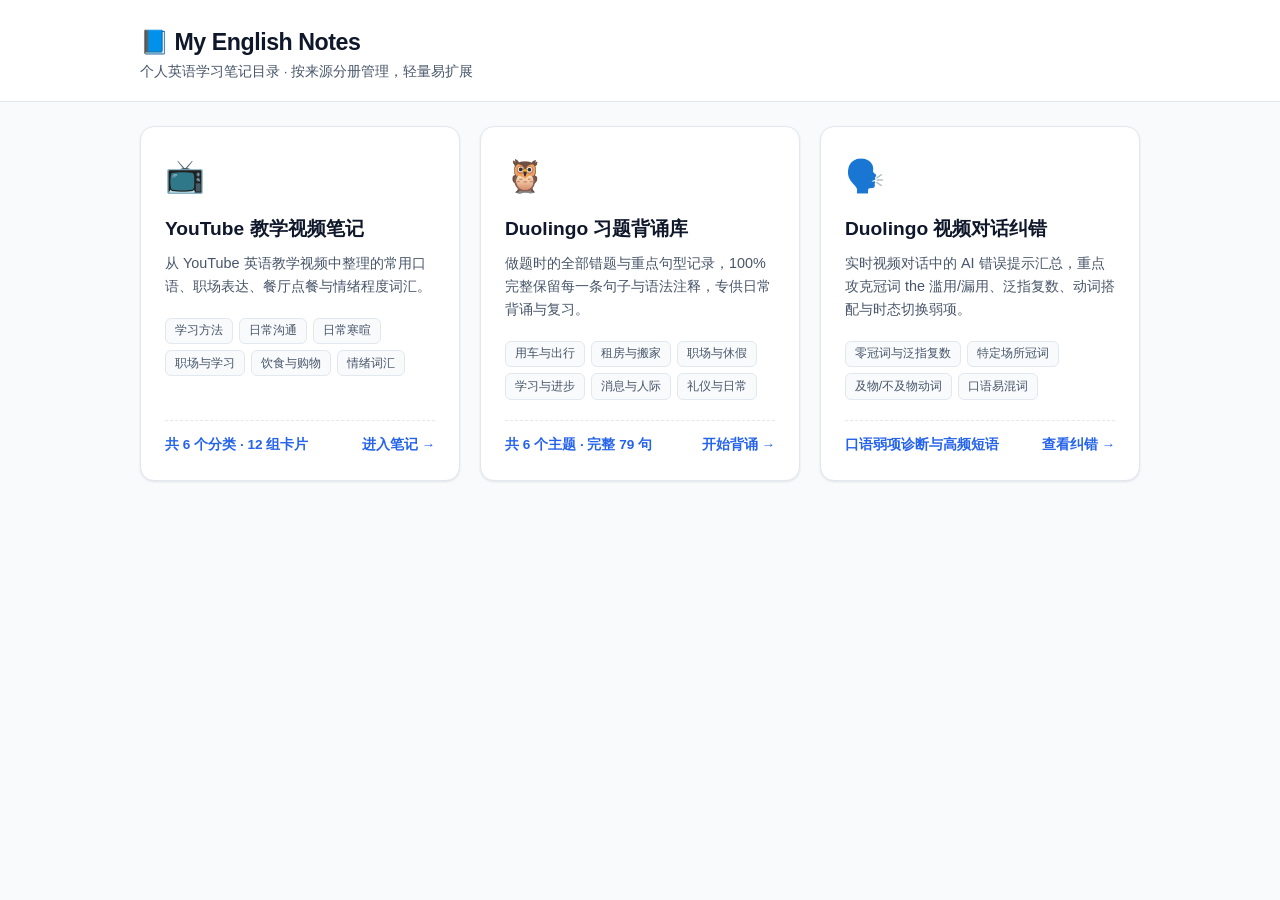
<file: index.html>
<!doctype html>
<html lang="zh-CN">
  <head>
    <meta charset="UTF-8" />
    <meta name="viewport" content="width=device-width, initial-scale=1.0" />
    <title>My English Notes | 英语学习笔记索引</title>
    <link rel="icon" type="image/svg+xml" href="favicon.svg" />
    <link rel="stylesheet" href="style.css" />
  </head>
  <body>
    <header>
      <div class="container">
        <div class="header-top" style="margin-bottom: 0">
          <div>
            <h1>📘 My English Notes</h1>
            <div class="subtitle">
              个人英语学习笔记目录 · 按来源分册管理，轻量易扩展
            </div>
          </div>
        </div>
      </div>
    </header>

    <main class="container">
      <div class="index-grid">
        <a href="youtube.html" class="index-card">
          <div>
            <div class="index-card-icon">📺</div>
            <h2 class="index-card-title">YouTube 教学视频笔记</h2>
            <p class="index-card-desc">
              从 YouTube 英语教学视频中整理的常用口语、职场表达、餐厅点餐与情绪程度词汇。
            </p>
            <div class="index-card-tags">
              <span class="index-tag">学习方法</span>
              <span class="index-tag">日常沟通</span>
              <span class="index-tag">日常寒暄</span>
              <span class="index-tag">职场与学习</span>
              <span class="index-tag">饮食与购物</span>
              <span class="index-tag">情绪词汇</span>
            </div>
          </div>
          <div class="index-card-footer">
            <span>共 6 个分类 · 12 组卡片</span>
            <span>进入笔记 →</span>
          </div>
        </a>

        <a href="duolingo-quiz.html" class="index-card">
          <div>
            <div class="index-card-icon">🦉</div>
            <h2 class="index-card-title">Duolingo 习题背诵库</h2>
            <p class="index-card-desc">
              做题时的全部错题与重点句型记录，100% 完整保留每一条句子与语法注释，专供日常背诵与复习。
            </p>
            <div class="index-card-tags">
              <span class="index-tag">用车与出行</span>
              <span class="index-tag">租房与搬家</span>
              <span class="index-tag">职场与休假</span>
              <span class="index-tag">学习与进步</span>
              <span class="index-tag">消息与人际</span>
              <span class="index-tag">礼仪与日常</span>
            </div>
          </div>
          <div class="index-card-footer">
            <span>共 6 个主题 · 完整 79 句</span>
            <span>开始背诵 →</span>
          </div>
        </a>

        <a href="duolingo-talk.html" class="index-card">
          <div>
            <div class="index-card-icon">🗣️</div>
            <h2 class="index-card-title">Duolingo 视频对话纠错</h2>
            <p class="index-card-desc">
              实时视频对话中的 AI 错误提示汇总，重点攻克冠词 the 滥用/漏用、泛指复数、动词搭配与时态切换弱项。
            </p>
            <div class="index-card-tags">
              <span class="index-tag">零冠词与泛指复数</span>
              <span class="index-tag">特定场所冠词</span>
              <span class="index-tag">及物/不及物动词</span>
              <span class="index-tag">口语易混词</span>
            </div>
          </div>
          <div class="index-card-footer">
            <span>口语弱项诊断与高频短语</span>
            <span>查看纠错 →</span>
          </div>
        </a>
      </div>
    </main>
  </body>
</html>
</file>
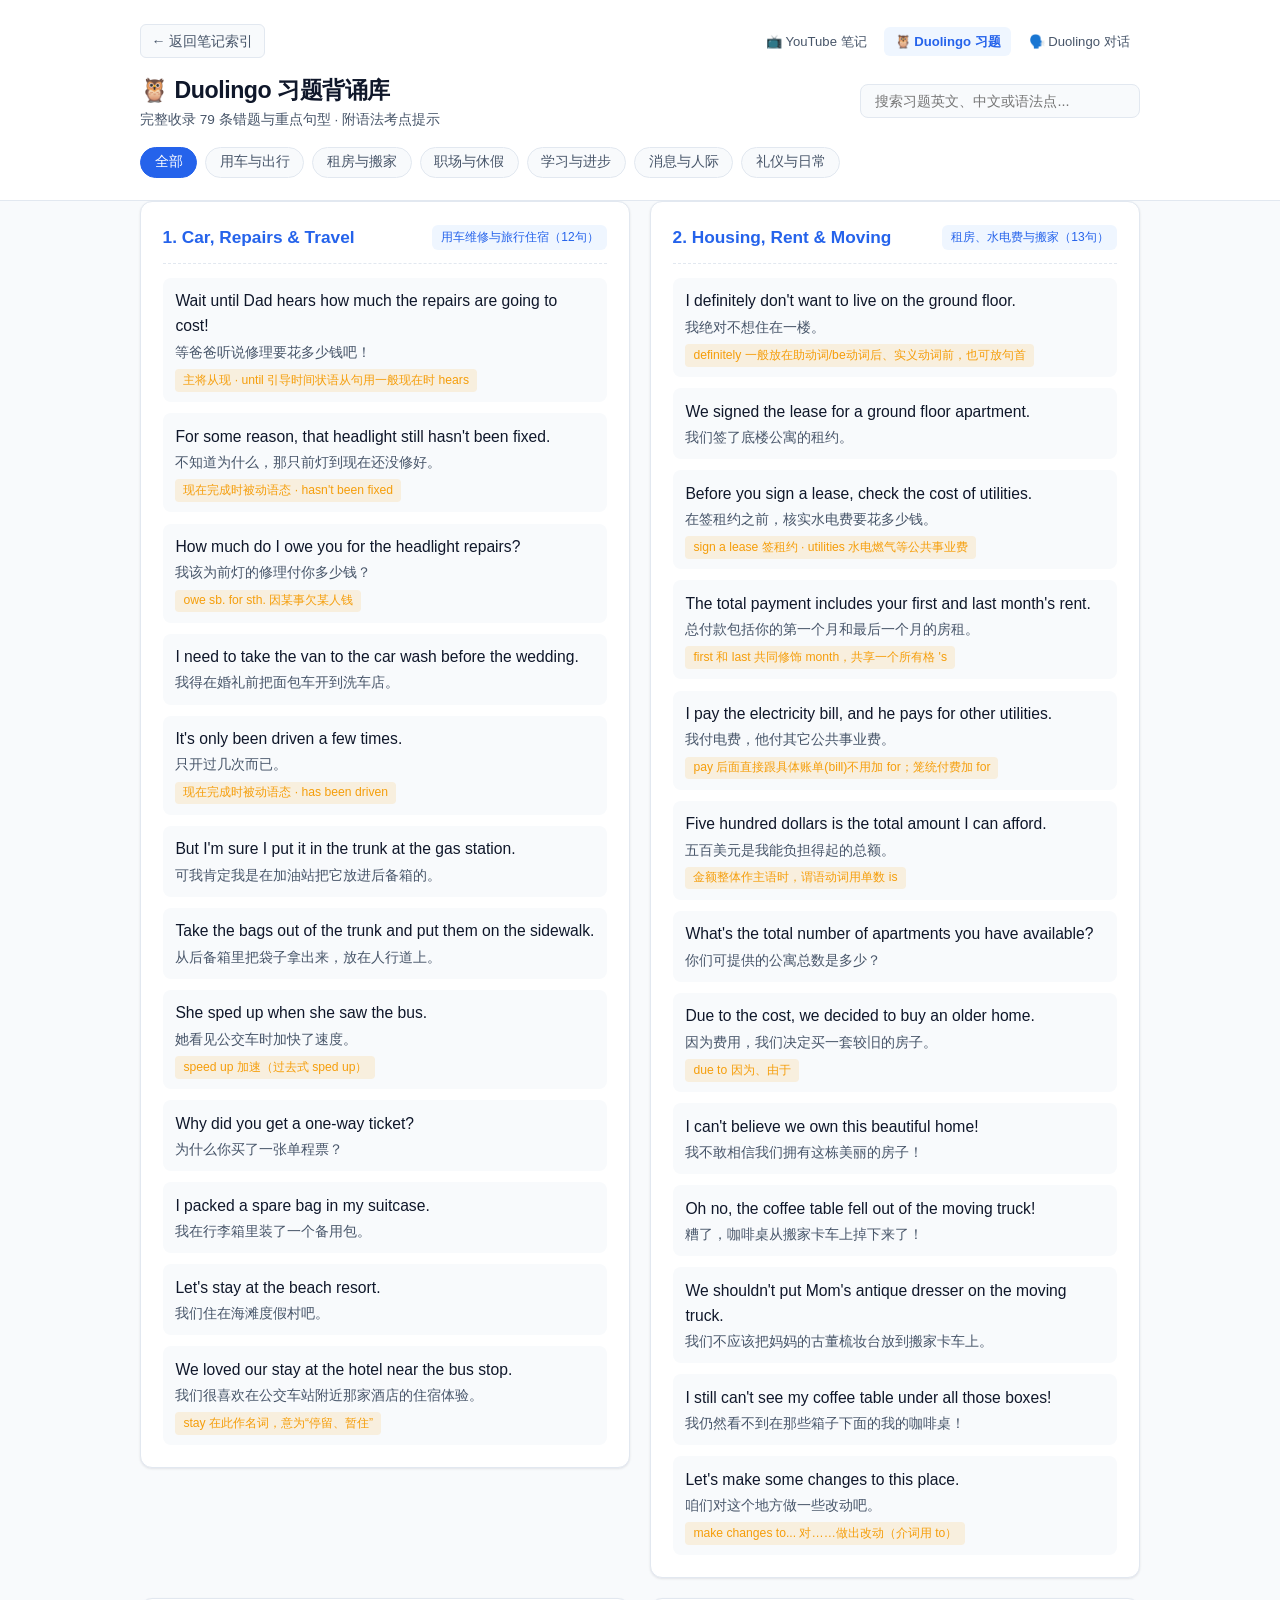
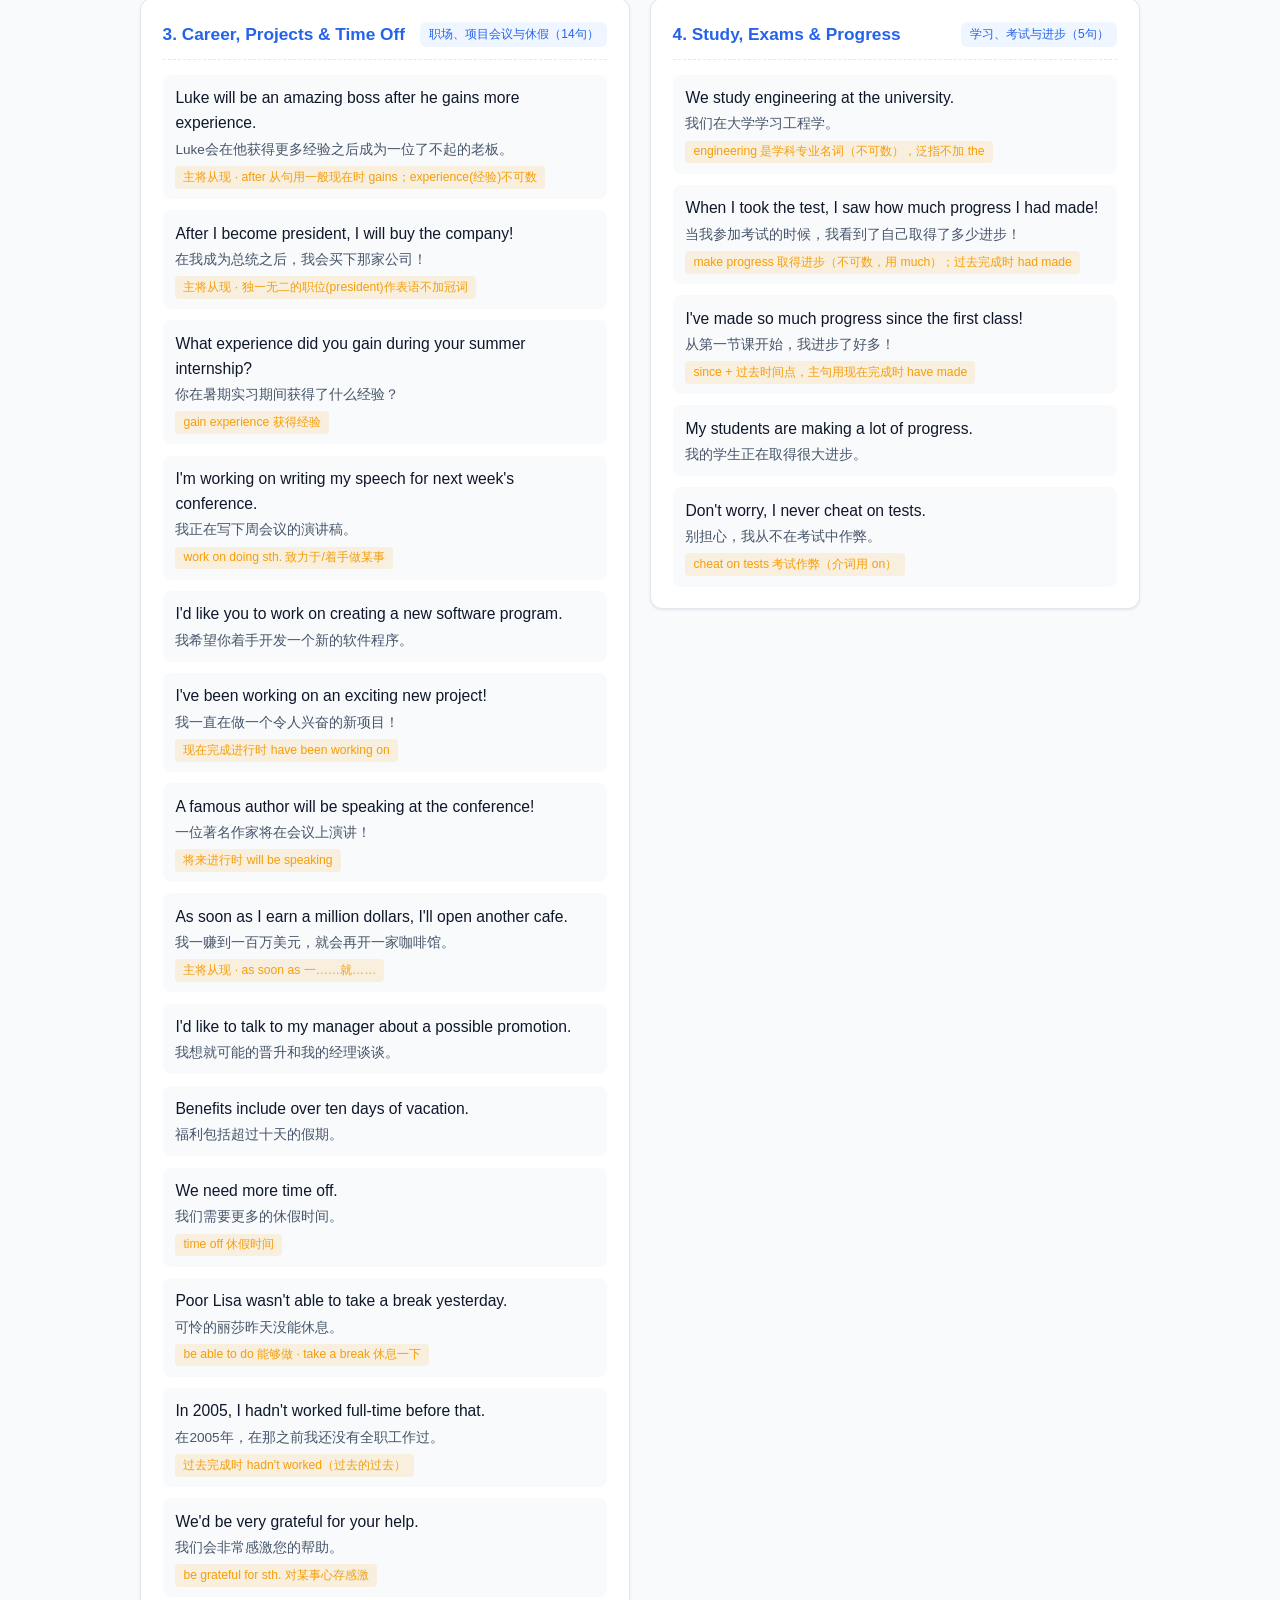
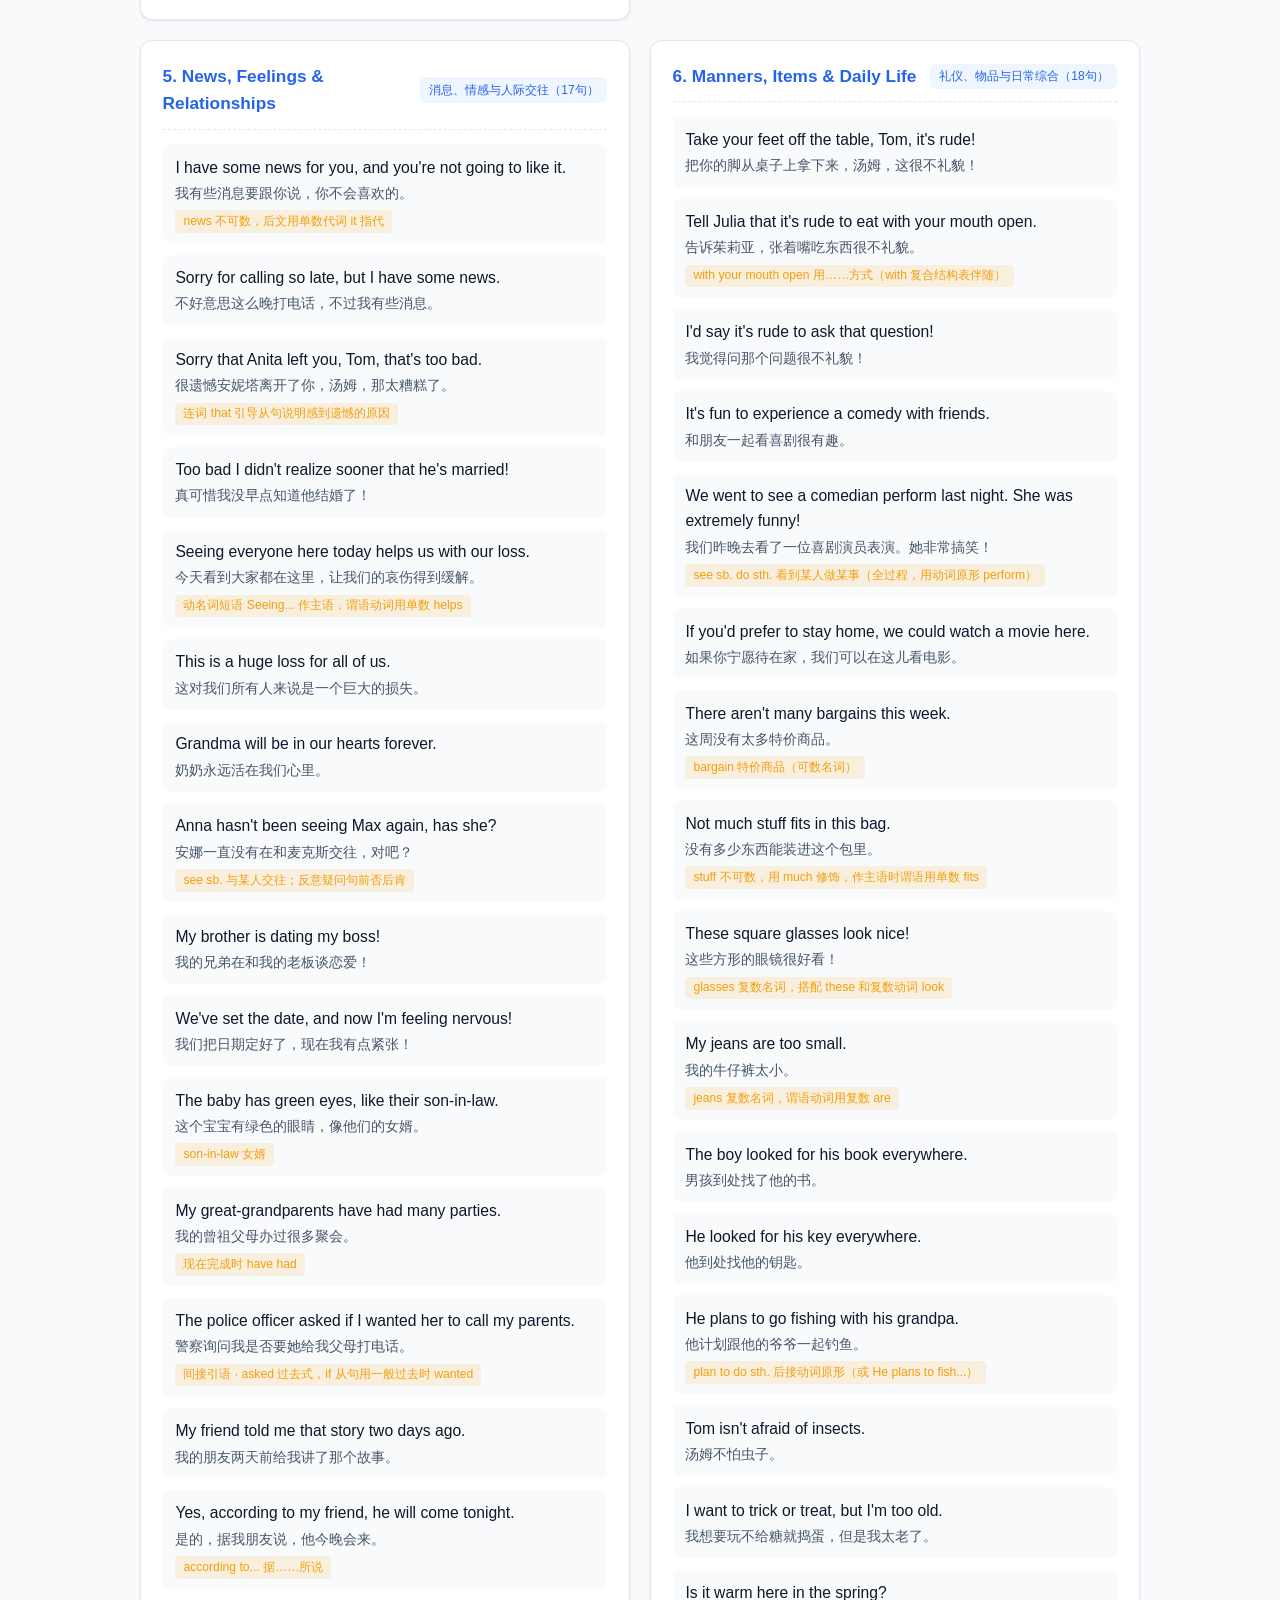
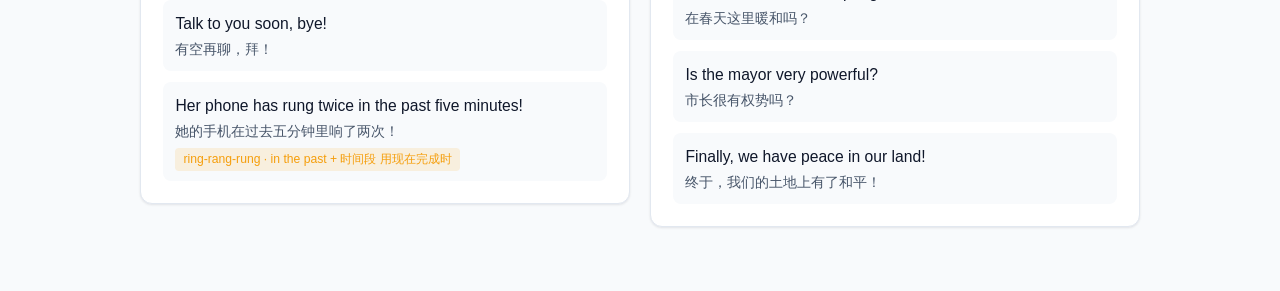
<file: duolingo-quiz.html>
<!doctype html>
<html lang="zh-CN">
  <head>
    <meta charset="UTF-8" />
    <meta name="viewport" content="width=device-width, initial-scale=1.0" />
    <title>Duolingo 习题背诵 (79句) | My English Notes</title>
    <link rel="icon" type="image/svg+xml" href="favicon.svg" />
    <link rel="stylesheet" href="style.css" />
  </head>
  <body>
    <header>
      <div class="container">
        <div class="top-nav">
          <a href="index.html" class="back-link">← 返回笔记索引</a>
          <div class="nav-links">
            <a href="youtube.html" class="nav-pill">📺 YouTube 笔记</a>
            <a href="duolingo-quiz.html" class="nav-pill active">🦉 Duolingo 习题</a>
            <a href="duolingo-talk.html" class="nav-pill">🗣️ Duolingo 对话</a>
          </div>
        </div>
        <div class="header-top">
          <div>
            <h1>🦉 Duolingo 习题背诵库</h1>
            <div class="subtitle">
              完整收录 79 条错题与重点句型 · 附语法考点提示
            </div>
          </div>
          <div class="search-box">
            <input
              type="text"
              id="searchInput"
              placeholder="搜索习题英文、中文或语法点..."
            />
          </div>
        </div>
        <div class="filters" id="filterBar"></div>
      </div>
    </header>

    <main class="container">
      <div class="grid" id="notesGrid"></div>
      <div class="empty-state" id="emptyState">
        没有找到匹配的习题句子，换个关键词试试吧。
      </div>
    </main>

    <script src="notes-renderer.js"></script>
    <script>
      const DUOLINGO_QUIZ_NOTES = [
        {
          category: "用车与出行",
          title: "1. Car, Repairs & Travel",
          tag: "用车维修与旅行住宿（12句）",
          type: "phrases",
          items: [
            {
              en: "Wait until Dad hears how much the repairs are going to cost!",
              zh: "等爸爸听说修理要花多少钱吧！",
              note: "主将从现 · until 引导时间状语从句用一般现在时 hears",
            },
            {
              en: "For some reason, that headlight still hasn't been fixed.",
              zh: "不知道为什么，那只前灯到现在还没修好。",
              note: "现在完成时被动语态 · hasn't been fixed",
            },
            {
              en: "How much do I owe you for the headlight repairs?",
              zh: "我该为前灯的修理付你多少钱？",
              note: "owe sb. for sth. 因某事欠某人钱",
            },
            {
              en: "I need to take the van to the car wash before the wedding.",
              zh: "我得在婚礼前把面包车开到洗车店。",
            },
            {
              en: "It's only been driven a few times.",
              zh: "只开过几次而已。",
              note: "现在完成时被动语态 · has been driven",
            },
            {
              en: "But I'm sure I put it in the trunk at the gas station.",
              zh: "可我肯定我是在加油站把它放进后备箱的。",
            },
            {
              en: "Take the bags out of the trunk and put them on the sidewalk.",
              zh: "从后备箱里把袋子拿出来，放在人行道上。",
            },
            {
              en: "She sped up when she saw the bus.",
              zh: "她看见公交车时加快了速度。",
              note: "speed up 加速（过去式 sped up）",
            },
            {
              en: "Why did you get a one-way ticket?",
              zh: "为什么你买了一张单程票？",
            },
            {
              en: "I packed a spare bag in my suitcase.",
              zh: "我在行李箱里装了一个备用包。",
            },
            {
              en: "Let's stay at the beach resort.",
              zh: "我们住在海滩度假村吧。",
            },
            {
              en: "We loved our stay at the hotel near the bus stop.",
              zh: "我们很喜欢在公交车站附近那家酒店的住宿体验。",
              note: "stay 在此作名词，意为“停留、暂住”",
            },
          ],
        },
        {
          category: "租房与搬家",
          title: "2. Housing, Rent & Moving",
          tag: "租房、水电费与搬家（13句）",
          type: "phrases",
          items: [
            {
              en: "I definitely don't want to live on the ground floor.",
              zh: "我绝对不想住在一楼。",
              note: "definitely 一般放在助动词/be动词后、实义动词前，也可放句首",
            },
            {
              en: "We signed the lease for a ground floor apartment.",
              zh: "我们签了底楼公寓的租约。",
            },
            {
              en: "Before you sign a lease, check the cost of utilities.",
              zh: "在签租约之前，核实水电费要花多少钱。",
              note: "sign a lease 签租约 · utilities 水电燃气等公共事业费",
            },
            {
              en: "The total payment includes your first and last month's rent.",
              zh: "总付款包括你的第一个月和最后一个月的房租。",
              note: "first 和 last 共同修饰 month，共享一个所有格 's",
            },
            {
              en: "I pay the electricity bill, and he pays for other utilities.",
              zh: "我付电费，他付其它公共事业费。",
              note: "pay 后面直接跟具体账单(bill)不用加 for；笼统付费加 for",
            },
            {
              en: "Five hundred dollars is the total amount I can afford.",
              zh: "五百美元是我能负担得起的总额。",
              note: "金额整体作主语时，谓语动词用单数 is",
            },
            {
              en: "What's the total number of apartments you have available?",
              zh: "你们可提供的公寓总数是多少？",
            },
            {
              en: "Due to the cost, we decided to buy an older home.",
              zh: "因为费用，我们决定买一套较旧的房子。",
              note: "due to 因为、由于",
            },
            {
              en: "I can't believe we own this beautiful home!",
              zh: "我不敢相信我们拥有这栋美丽的房子！",
            },
            {
              en: "Oh no, the coffee table fell out of the moving truck!",
              zh: "糟了，咖啡桌从搬家卡车上掉下来了！",
            },
            {
              en: "We shouldn't put Mom's antique dresser on the moving truck.",
              zh: "我们不应该把妈妈的古董梳妆台放到搬家卡车上。",
            },
            {
              en: "I still can't see my coffee table under all those boxes!",
              zh: "我仍然看不到在那些箱子下面的我的咖啡桌！",
            },
            {
              en: "Let's make some changes to this place.",
              zh: "咱们对这个地方做一些改动吧。",
              note: "make changes to... 对……做出改动（介词用 to）",
            },
          ],
        },
        {
          category: "职场与休假",
          title: "3. Career, Projects & Time Off",
          tag: "职场、项目会议与休假（14句）",
          type: "phrases",
          items: [
            {
              en: "Luke will be an amazing boss after he gains more experience.",
              zh: "Luke会在他获得更多经验之后成为一位了不起的老板。",
              note: "主将从现 · after 从句用一般现在时 gains；experience(经验)不可数",
            },
            {
              en: "After I become president, I will buy the company!",
              zh: "在我成为总统之后，我会买下那家公司！",
              note: "主将从现 · 独一无二的职位(president)作表语不加冠词",
            },
            {
              en: "What experience did you gain during your summer internship?",
              zh: "你在暑期实习期间获得了什么经验？",
              note: "gain experience 获得经验",
            },
            {
              en: "I'm working on writing my speech for next week's conference.",
              zh: "我正在写下周会议的演讲稿。",
              note: "work on doing sth. 致力于/着手做某事",
            },
            {
              en: "I'd like you to work on creating a new software program.",
              zh: "我希望你着手开发一个新的软件程序。",
            },
            {
              en: "I've been working on an exciting new project!",
              zh: "我一直在做一个令人兴奋的新项目！",
              note: "现在完成进行时 have been working on",
            },
            {
              en: "A famous author will be speaking at the conference!",
              zh: "一位著名作家将在会议上演讲！",
              note: "将来进行时 will be speaking",
            },
            {
              en: "As soon as I earn a million dollars, I'll open another cafe.",
              zh: "我一赚到一百万美元，就会再开一家咖啡馆。",
              note: "主将从现 · as soon as 一……就……",
            },
            {
              en: "I'd like to talk to my manager about a possible promotion.",
              zh: "我想就可能的晋升和我的经理谈谈。",
            },
            {
              en: "Benefits include over ten days of vacation.",
              zh: "福利包括超过十天的假期。",
            },
            {
              en: "We need more time off.",
              zh: "我们需要更多的休假时间。",
              note: "time off 休假时间",
            },
            {
              en: "Poor Lisa wasn't able to take a break yesterday.",
              zh: "可怜的丽莎昨天没能休息。",
              note: "be able to do 能够做 · take a break 休息一下",
            },
            {
              en: "In 2005, I hadn't worked full-time before that.",
              zh: "在2005年，在那之前我还没有全职工作过。",
              note: "过去完成时 hadn't worked（过去的过去）",
            },
            {
              en: "We'd be very grateful for your help.",
              zh: "我们会非常感激您的帮助。",
              note: "be grateful for sth. 对某事心存感激",
            },
          ],
        },
        {
          category: "学习与进步",
          title: "4. Study, Exams & Progress",
          tag: "学习、考试与进步（5句）",
          type: "phrases",
          items: [
            {
              en: "We study engineering at the university.",
              zh: "我们在大学学习工程学。",
              note: "engineering 是学科专业名词（不可数），泛指不加 the",
            },
            {
              en: "When I took the test, I saw how much progress I had made!",
              zh: "当我参加考试的时候，我看到了自己取得了多少进步！",
              note: "make progress 取得进步（不可数，用 much）；过去完成时 had made",
            },
            {
              en: "I've made so much progress since the first class!",
              zh: "从第一节课开始，我进步了好多！",
              note: "since + 过去时间点，主句用现在完成时 have made",
            },
            {
              en: "My students are making a lot of progress.",
              zh: "我的学生正在取得很大进步。",
            },
            {
              en: "Don't worry, I never cheat on tests.",
              zh: "别担心，我从不在考试中作弊。",
              note: "cheat on tests 考试作弊（介词用 on）",
            },
          ],
        },
        {
          category: "消息与人际",
          title: "5. News, Feelings & Relationships",
          tag: "消息、情感与人际交往（17句）",
          type: "phrases",
          items: [
            {
              en: "I have some news for you, and you're not going to like it.",
              zh: "我有些消息要跟你说，你不会喜欢的。",
              note: "news 不可数，后文用单数代词 it 指代",
            },
            {
              en: "Sorry for calling so late, but I have some news.",
              zh: "不好意思这么晚打电话，不过我有些消息。",
            },
            {
              en: "Sorry that Anita left you, Tom, that's too bad.",
              zh: "很遗憾安妮塔离开了你，汤姆，那太糟糕了。",
              note: "连词 that 引导从句说明感到遗憾的原因",
            },
            {
              en: "Too bad I didn't realize sooner that he's married!",
              zh: "真可惜我没早点知道他结婚了！",
            },
            {
              en: "Seeing everyone here today helps us with our loss.",
              zh: "今天看到大家都在这里，让我们的哀伤得到缓解。",
              note: "动名词短语 Seeing... 作主语，谓语动词用单数 helps",
            },
            {
              en: "This is a huge loss for all of us.",
              zh: "这对我们所有人来说是一个巨大的损失。",
            },
            {
              en: "Grandma will be in our hearts forever.",
              zh: "奶奶永远活在我们心里。",
            },
            {
              en: "Anna hasn't been seeing Max again, has she?",
              zh: "安娜一直没有在和麦克斯交往，对吧？",
              note: "see sb. 与某人交往；反意疑问句前否后肯",
            },
            {
              en: "My brother is dating my boss!",
              zh: "我的兄弟在和我的老板谈恋爱！",
            },
            {
              en: "We've set the date, and now I'm feeling nervous!",
              zh: "我们把日期定好了，现在我有点紧张！",
            },
            {
              en: "The baby has green eyes, like their son-in-law.",
              zh: "这个宝宝有绿色的眼睛，像他们的女婿。",
              note: "son-in-law 女婿",
            },
            {
              en: "My great-grandparents have had many parties.",
              zh: "我的曾祖父母办过很多聚会。",
              note: "现在完成时 have had",
            },
            {
              en: "The police officer asked if I wanted her to call my parents.",
              zh: "警察询问我是否要她给我父母打电话。",
              note: "间接引语 · asked 过去式，if 从句用一般过去时 wanted",
            },
            {
              en: "My friend told me that story two days ago.",
              zh: "我的朋友两天前给我讲了那个故事。",
            },
            {
              en: "Yes, according to my friend, he will come tonight.",
              zh: "是的，据我朋友说，他今晚会来。",
              note: "according to... 据……所说",
            },
            {
              en: "Talk to you soon, bye!",
              zh: "有空再聊，拜！",
            },
            {
              en: "Her phone has rung twice in the past five minutes!",
              zh: "她的手机在过去五分钟里响了两次！",
              note: "ring-rang-rung · in the past + 时间段 用现在完成时",
            },
          ],
        },
        {
          category: "礼仪与日常",
          title: "6. Manners, Items & Daily Life",
          tag: "礼仪、物品与日常综合（18句）",
          type: "phrases",
          items: [
            {
              en: "Take your feet off the table, Tom, it's rude!",
              zh: "把你的脚从桌子上拿下来，汤姆，这很不礼貌！",
            },
            {
              en: "Tell Julia that it's rude to eat with your mouth open.",
              zh: "告诉茱莉亚，张着嘴吃东西很不礼貌。",
              note: "with your mouth open 用……方式（with 复合结构表伴随）",
            },
            {
              en: "I'd say it's rude to ask that question!",
              zh: "我觉得问那个问题很不礼貌！",
            },
            {
              en: "It's fun to experience a comedy with friends.",
              zh: "和朋友一起看喜剧很有趣。",
            },
            {
              en: "We went to see a comedian perform last night. She was extremely funny!",
              zh: "我们昨晚去看了一位喜剧演员表演。她非常搞笑！",
              note: "see sb. do sth. 看到某人做某事（全过程，用动词原形 perform）",
            },
            {
              en: "If you'd prefer to stay home, we could watch a movie here.",
              zh: "如果你宁愿待在家，我们可以在这儿看电影。",
            },
            {
              en: "There aren't many bargains this week.",
              zh: "这周没有太多特价商品。",
              note: "bargain 特价商品（可数名词）",
            },
            {
              en: "Not much stuff fits in this bag.",
              zh: "没有多少东西能装进这个包里。",
              note: "stuff 不可数，用 much 修饰，作主语时谓语用单数 fits",
            },
            {
              en: "These square glasses look nice!",
              zh: "这些方形的眼镜很好看！",
              note: "glasses 复数名词，搭配 these 和复数动词 look",
            },
            {
              en: "My jeans are too small.",
              zh: "我的牛仔裤太小。",
              note: "jeans 复数名词，谓语动词用复数 are",
            },
            {
              en: "The boy looked for his book everywhere.",
              zh: "男孩到处找了他的书。",
            },
            {
              en: "He looked for his key everywhere.",
              zh: "他到处找他的钥匙。",
            },
            {
              en: "He plans to go fishing with his grandpa.",
              zh: "他计划跟他的爷爷一起钓鱼。",
              note: "plan to do sth. 后接动词原形（或 He plans to fish...）",
            },
            {
              en: "Tom isn't afraid of insects.",
              zh: "汤姆不怕虫子。",
            },
            {
              en: "I want to trick or treat, but I'm too old.",
              zh: "我想要玩不给糖就捣蛋，但是我太老了。",
            },
            {
              en: "Is it warm here in the spring?",
              zh: "在春天这里暖和吗？",
            },
            {
              en: "Is the mayor very powerful?",
              zh: "市长很有权势吗？",
            },
            {
              en: "Finally, we have peace in our land!",
              zh: "终于，我们的土地上有了和平！",
            },
          ],
        },
      ];

      initNotesPage(DUOLINGO_QUIZ_NOTES);
    </script>
  </body>
</html>
</file>
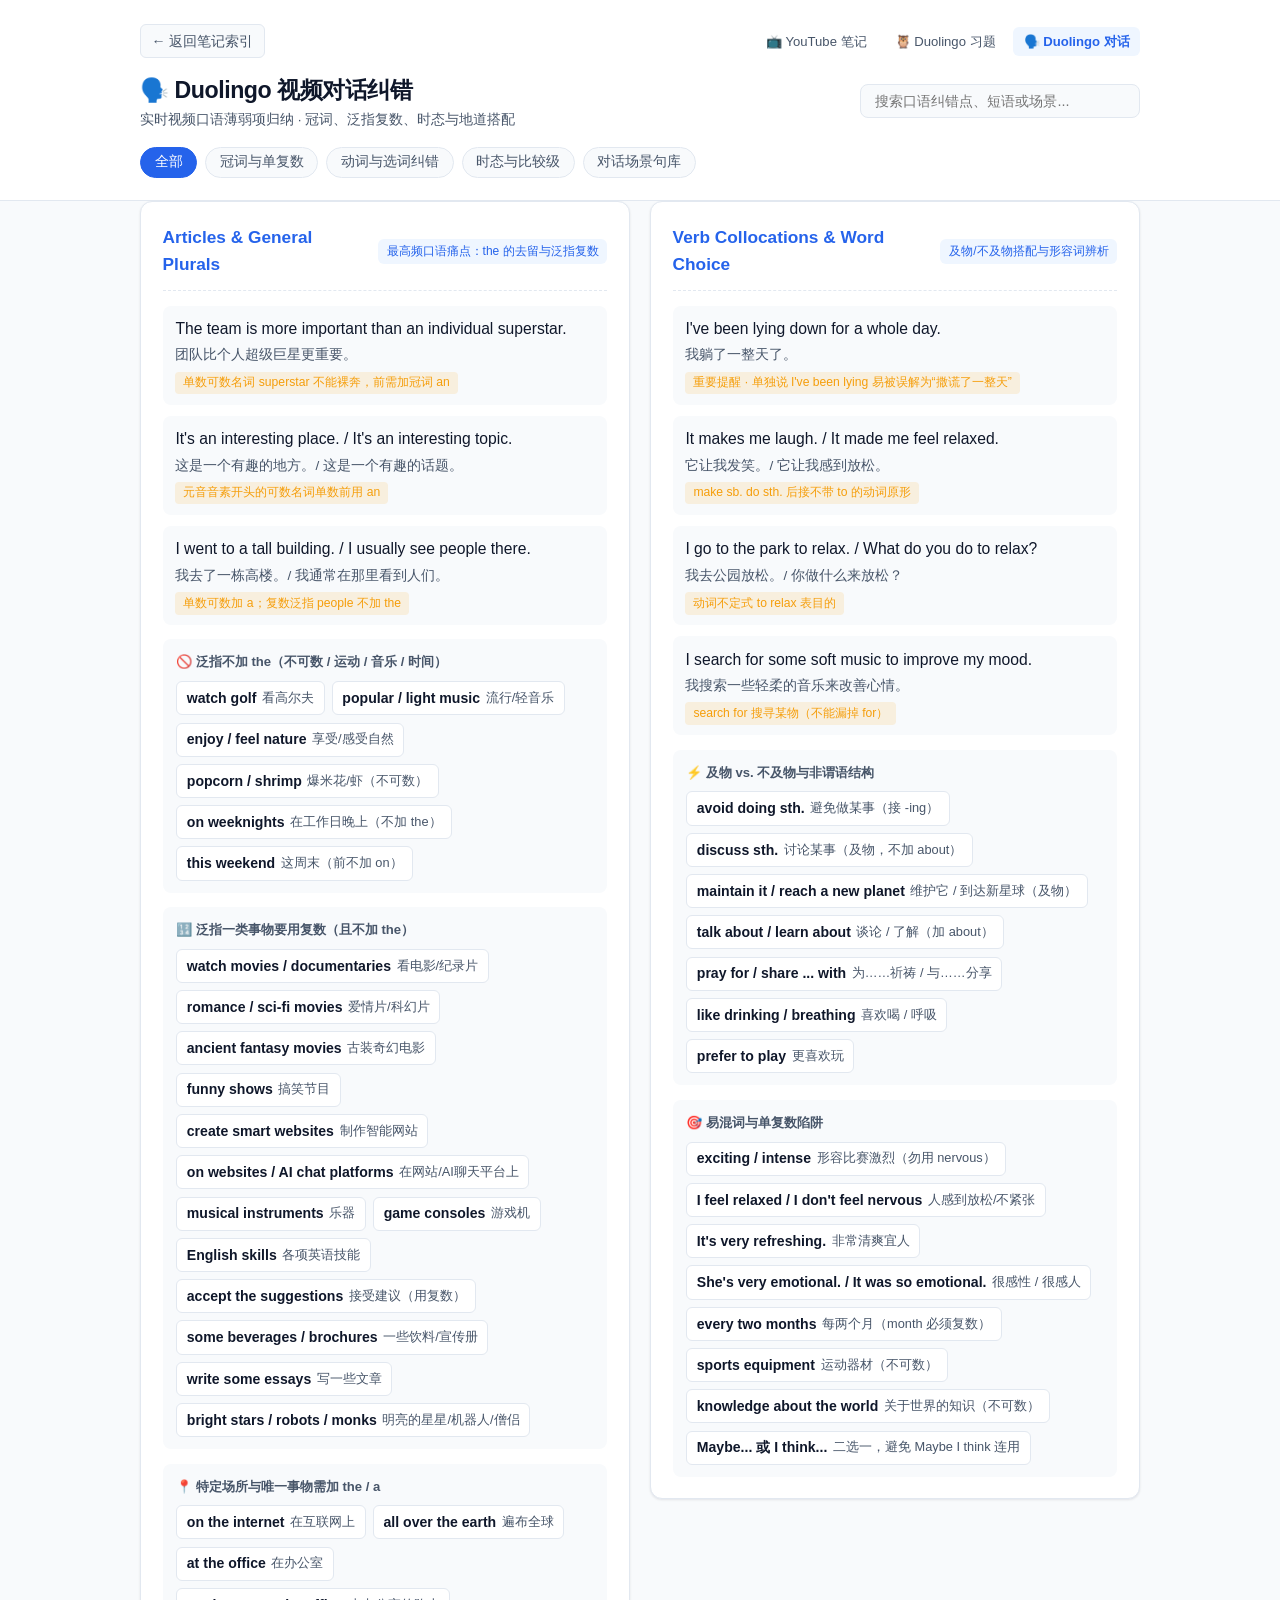
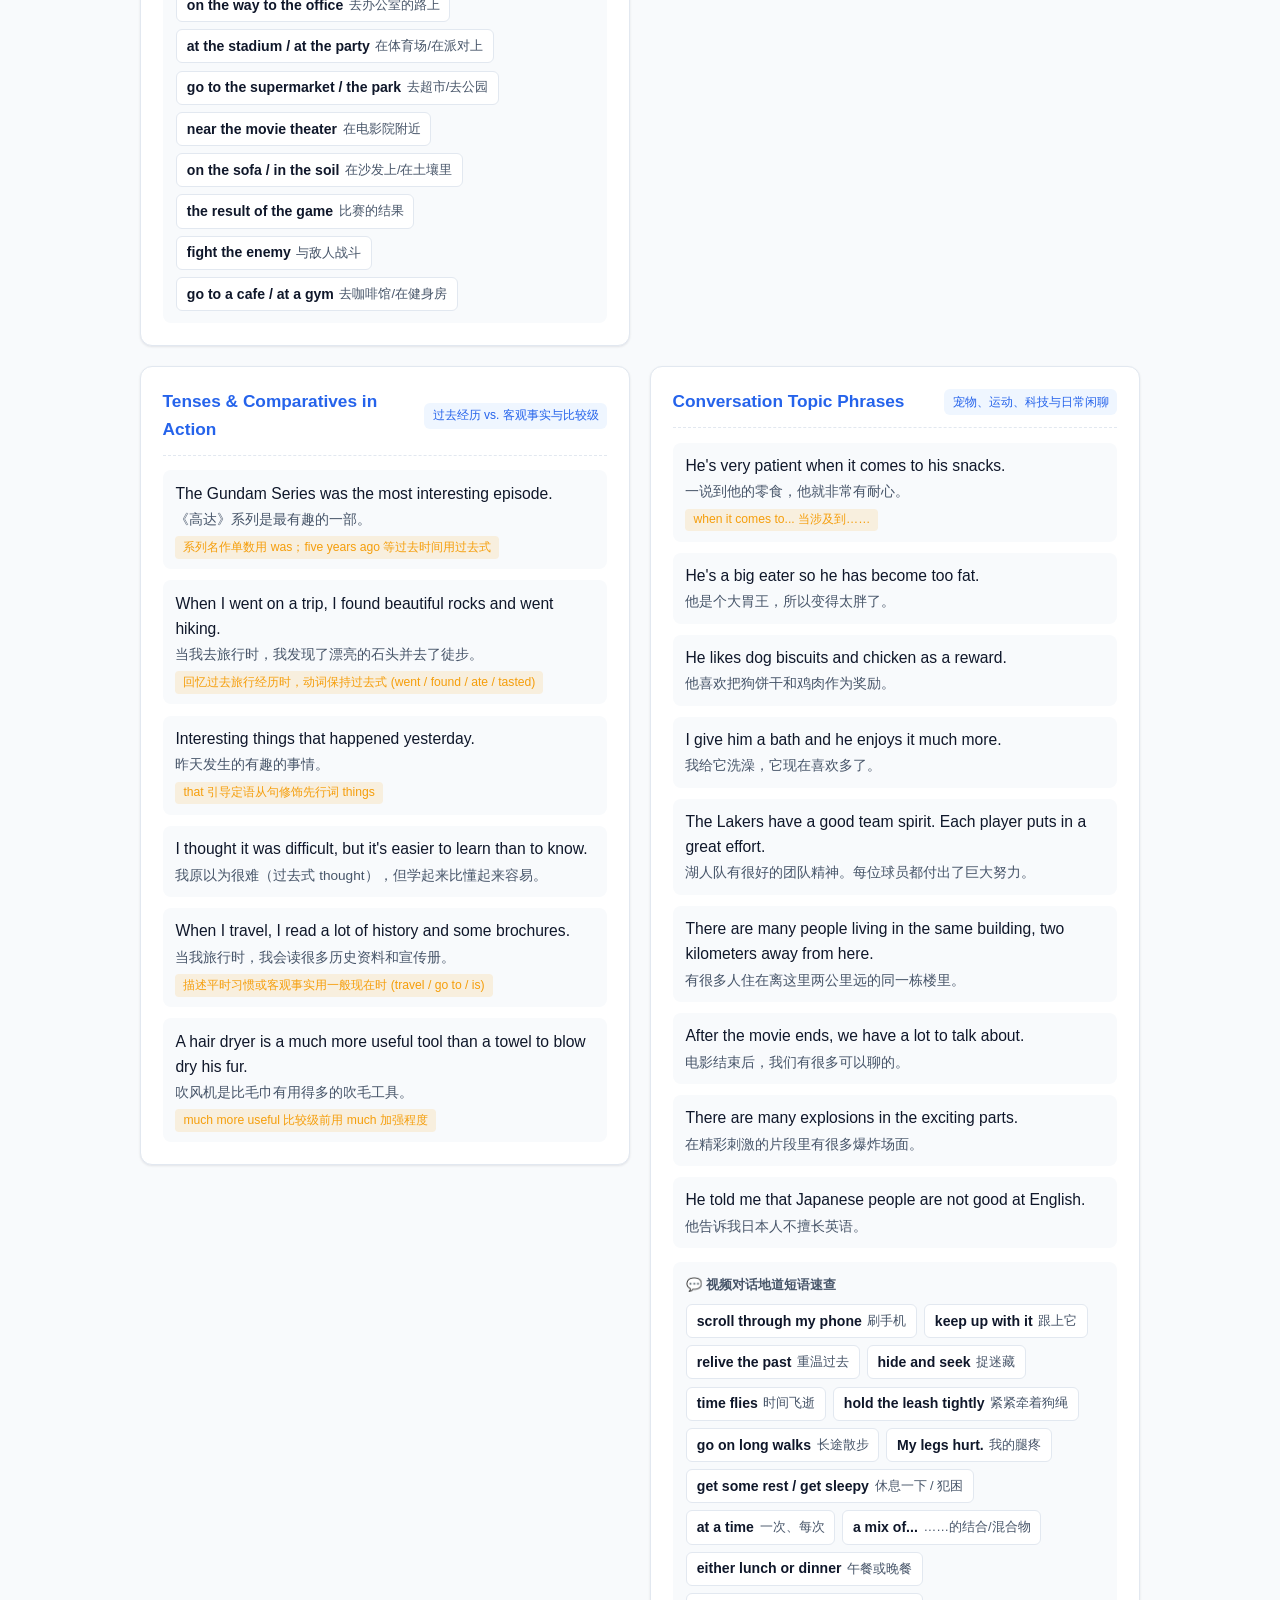
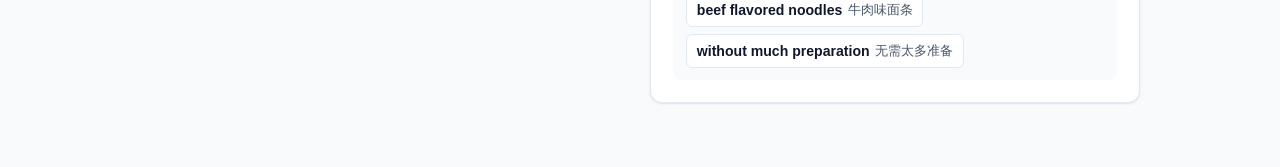
<file: duolingo-talk.html>
<!doctype html>
<html lang="zh-CN">
  <head>
    <meta charset="UTF-8" />
    <meta name="viewport" content="width=device-width, initial-scale=1.0" />
    <title>Duolingo 视频对话纠错 | My English Notes</title>
    <link rel="icon" type="image/svg+xml" href="favicon.svg" />
    <link rel="stylesheet" href="style.css" />
  </head>
  <body>
    <header>
      <div class="container">
        <div class="top-nav">
          <a href="index.html" class="back-link">← 返回笔记索引</a>
          <div class="nav-links">
            <a href="youtube.html" class="nav-pill">📺 YouTube 笔记</a>
            <a href="duolingo-quiz.html" class="nav-pill">🦉 Duolingo 习题</a>
            <a href="duolingo-talk.html" class="nav-pill active">🗣️ Duolingo 对话</a>
          </div>
        </div>
        <div class="header-top">
          <div>
            <h1>🗣️ Duolingo 视频对话纠错</h1>
            <div class="subtitle">
              实时视频口语薄弱项归纳 · 冠词、泛指复数、时态与地道搭配
            </div>
          </div>
          <div class="search-box">
            <input
              type="text"
              id="searchInput"
              placeholder="搜索口语纠错点、短语或场景..."
            />
          </div>
        </div>
        <div class="filters" id="filterBar"></div>
      </div>
    </header>

    <main class="container">
      <div class="grid" id="notesGrid"></div>
      <div class="empty-state" id="emptyState">
        没有找到匹配的口语笔记，换个关键词试试吧。
      </div>
    </main>

    <script src="notes-renderer.js"></script>
    <script>
      const DUOLINGO_TALK_NOTES = [
        {
          category: "冠词与单复数",
          title: "Articles & General Plurals",
          tag: "最高频口语痛点：the 的去留与泛指复数",
          type: "phrases",
          items: [
            {
              en: "The team is more important than an individual superstar.",
              zh: "团队比个人超级巨星更重要。",
              note: "单数可数名词 superstar 不能裸奔，前需加冠词 an",
            },
            {
              en: "It's an interesting place. / It's an interesting topic.",
              zh: "这是一个有趣的地方。/ 这是一个有趣的话题。",
              note: "元音音素开头的可数名词单数前用 an",
            },
            {
              en: "I went to a tall building. / I usually see people there.",
              zh: "我去了一栋高楼。/ 我通常在那里看到人们。",
              note: "单数可数加 a；复数泛指 people 不加 the",
            },
          ],
          vocabGroups: [
            {
              label: "🚫 泛指不加 the（不可数 / 运动 / 音乐 / 时间）",
              words: [
                { en: "watch golf", zh: "看高尔夫" },
                { en: "popular / light music", zh: "流行/轻音乐" },
                { en: "enjoy / feel nature", zh: "享受/感受自然" },
                { en: "popcorn / shrimp", zh: "爆米花/虾（不可数）" },
                { en: "on weeknights", zh: "在工作日晚上（不加 the）" },
                { en: "this weekend", zh: "这周末（前不加 on）" },
              ],
            },
            {
              label: "🔢 泛指一类事物要用复数（且不加 the）",
              words: [
                { en: "watch movies / documentaries", zh: "看电影/纪录片" },
                { en: "romance / sci-fi movies", zh: "爱情片/科幻片" },
                { en: "ancient fantasy movies", zh: "古装奇幻电影" },
                { en: "funny shows", zh: "搞笑节目" },
                { en: "create smart websites", zh: "制作智能网站" },
                { en: "on websites / AI chat platforms", zh: "在网站/AI聊天平台上" },
                { en: "musical instruments", zh: "乐器" },
                { en: "game consoles", zh: "游戏机" },
                { en: "English skills", zh: "各项英语技能" },
                { en: "accept the suggestions", zh: "接受建议（用复数）" },
                { en: "some beverages / brochures", zh: "一些饮料/宣传册" },
                { en: "write some essays", zh: "写一些文章" },
                { en: "bright stars / robots / monks", zh: "明亮的星星/机器人/僧侣" },
              ],
            },
            {
              label: "📍 特定场所与唯一事物需加 the / a",
              words: [
                { en: "on the internet", zh: "在互联网上" },
                { en: "all over the earth", zh: "遍布全球" },
                { en: "at the office", zh: "在办公室" },
                { en: "on the way to the office", zh: "去办公室的路上" },
                { en: "at the stadium / at the party", zh: "在体育场/在派对上" },
                { en: "go to the supermarket / the park", zh: "去超市/去公园" },
                { en: "near the movie theater", zh: "在电影院附近" },
                { en: "on the sofa / in the soil", zh: "在沙发上/在土壤里" },
                { en: "the result of the game", zh: "比赛的结果" },
                { en: "fight the enemy", zh: "与敌人战斗" },
                { en: "go to a cafe / at a gym", zh: "去咖啡馆/在健身房" },
              ],
            },
          ],
        },
        {
          category: "动词与选词纠错",
          title: "Verb Collocations & Word Choice",
          tag: "及物/不及物搭配与形容词辨析",
          type: "phrases",
          items: [
            {
              en: "I've been lying down for a whole day.",
              zh: "我躺了一整天了。",
              note: "重要提醒 · 单独说 I've been lying 易被误解为“撒谎了一整天”",
            },
            {
              en: "It makes me laugh. / It made me feel relaxed.",
              zh: "它让我发笑。/ 它让我感到放松。",
              note: "make sb. do sth. 后接不带 to 的动词原形",
            },
            {
              en: "I go to the park to relax. / What do you do to relax?",
              zh: "我去公园放松。/ 你做什么来放松？",
              note: "动词不定式 to relax 表目的",
            },
            {
              en: "I search for some soft music to improve my mood.",
              zh: "我搜索一些轻柔的音乐来改善心情。",
              note: "search for 搜寻某物（不能漏掉 for）",
            },
          ],
          vocabGroups: [
            {
              label: "⚡ 及物 vs. 不及物与非谓语结构",
              words: [
                { en: "avoid doing sth.", zh: "避免做某事（接 -ing）" },
                { en: "discuss sth.", zh: "讨论某事（及物，不加 about）" },
                { en: "maintain it / reach a new planet", zh: "维护它 / 到达新星球（及物）" },
                { en: "talk about / learn about", zh: "谈论 / 了解（加 about）" },
                { en: "pray for / share ... with", zh: "为……祈祷 / 与……分享" },
                { en: "like drinking / breathing", zh: "喜欢喝 / 呼吸" },
                { en: "prefer to play", zh: "更喜欢玩" },
              ],
            },
            {
              label: "🎯 易混词与单复数陷阱",
              words: [
                { en: "exciting / intense", zh: "形容比赛激烈（勿用 nervous）" },
                { en: "I feel relaxed / I don't feel nervous", zh: "人感到放松/不紧张" },
                { en: "It's very refreshing.", zh: "非常清爽宜人" },
                { en: "She's very emotional. / It was so emotional.", zh: "很感性 / 很感人" },
                { en: "every two months", zh: "每两个月（month 必须复数）" },
                { en: "sports equipment", zh: "运动器材（不可数）" },
                { en: "knowledge about the world", zh: "关于世界的知识（不可数）" },
                { en: "Maybe... 或 I think...", zh: "二选一，避免 Maybe I think 连用" },
              ],
            },
          ],
        },
        {
          category: "时态与比较级",
          title: "Tenses & Comparatives in Action",
          tag: "过去经历 vs. 客观事实与比较级",
          type: "phrases",
          items: [
            {
              en: "The Gundam Series was the most interesting episode.",
              zh: "《高达》系列是最有趣的一部。",
              note: "系列名作单数用 was；five years ago 等过去时间用过去式",
            },
            {
              en: "When I went on a trip, I found beautiful rocks and went hiking.",
              zh: "当我去旅行时，我发现了漂亮的石头并去了徒步。",
              note: "回忆过去旅行经历时，动词保持过去式 (went / found / ate / tasted)",
            },
            {
              en: "Interesting things that happened yesterday.",
              zh: "昨天发生的有趣的事情。",
              note: "that 引导定语从句修饰先行词 things",
            },
            {
              en: "I thought it was difficult, but it's easier to learn than to know.",
              zh: "我原以为很难（过去式 thought），但学起来比懂起来容易。",
            },
            {
              en: "When I travel, I read a lot of history and some brochures.",
              zh: "当我旅行时，我会读很多历史资料和宣传册。",
              note: "描述平时习惯或客观事实用一般现在时 (travel / go to / is)",
            },
            {
              en: "A hair dryer is a much more useful tool than a towel to blow dry his fur.",
              zh: "吹风机是比毛巾有用得多的吹毛工具。",
              note: "much more useful 比较级前用 much 加强程度",
            },
          ],
        },
        {
          category: "对话场景句库",
          title: "Conversation Topic Phrases",
          tag: "宠物、运动、科技与日常闲聊",
          type: "phrases",
          items: [
            {
              en: "He's very patient when it comes to his snacks.",
              zh: "一说到他的零食，他就非常有耐心。",
              note: "when it comes to... 当涉及到……",
            },
            {
              en: "He's a big eater so he has become too fat.",
              zh: "他是个大胃王，所以变得太胖了。",
            },
            {
              en: "He likes dog biscuits and chicken as a reward.",
              zh: "他喜欢把狗饼干和鸡肉作为奖励。",
            },
            {
              en: "I give him a bath and he enjoys it much more.",
              zh: "我给它洗澡，它现在喜欢多了。",
            },
            {
              en: "The Lakers have a good team spirit. Each player puts in a great effort.",
              zh: "湖人队有很好的团队精神。每位球员都付出了巨大努力。",
            },
            {
              en: "There are many people living in the same building, two kilometers away from here.",
              zh: "有很多人住在离这里两公里远的同一栋楼里。",
            },
            {
              en: "After the movie ends, we have a lot to talk about.",
              zh: "电影结束后，我们有很多可以聊的。",
            },
            {
              en: "There are many explosions in the exciting parts.",
              zh: "在精彩刺激的片段里有很多爆炸场面。",
            },
            {
              en: "He told me that Japanese people are not good at English.",
              zh: "他告诉我日本人不擅长英语。",
            },
          ],
          vocabGroups: [
            {
              label: "💬 视频对话地道短语速查",
              words: [
                { en: "scroll through my phone", zh: "刷手机" },
                { en: "keep up with it", zh: "跟上它" },
                { en: "relive the past", zh: "重温过去" },
                { en: "hide and seek", zh: "捉迷藏" },
                { en: "time flies", zh: "时间飞逝" },
                { en: "hold the leash tightly", zh: "紧紧牵着狗绳" },
                { en: "go on long walks", zh: "长途散步" },
                { en: "My legs hurt.", zh: "我的腿疼" },
                { en: "get some rest / get sleepy", zh: "休息一下 / 犯困" },
                { en: "at a time", zh: "一次、每次" },
                { en: "a mix of...", zh: "……的结合/混合物" },
                { en: "either lunch or dinner", zh: "午餐或晚餐" },
                { en: "beef flavored noodles", zh: "牛肉味面条" },
                { en: "without much preparation", zh: "无需太多准备" },
              ],
            },
          ],
        },
      ];

      initNotesPage(DUOLINGO_TALK_NOTES);
    </script>
  </body>
</html>
</file>
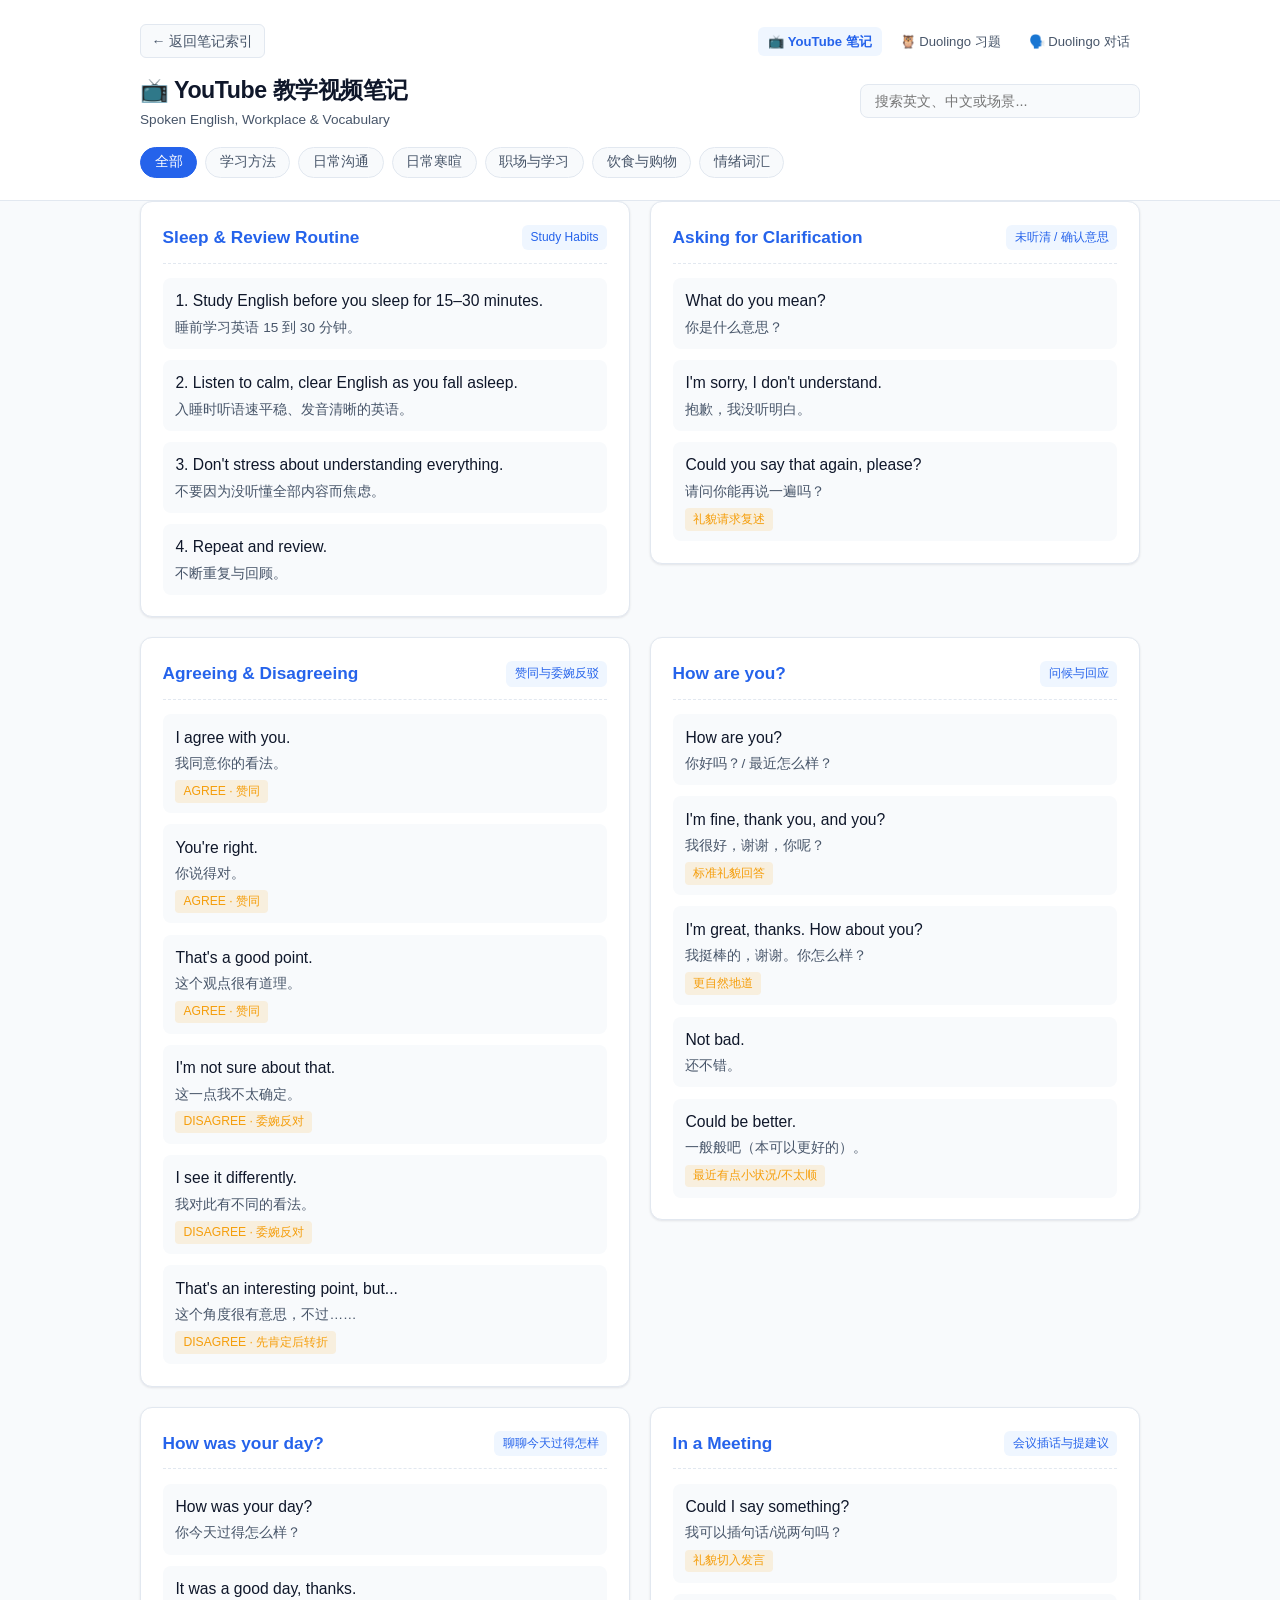
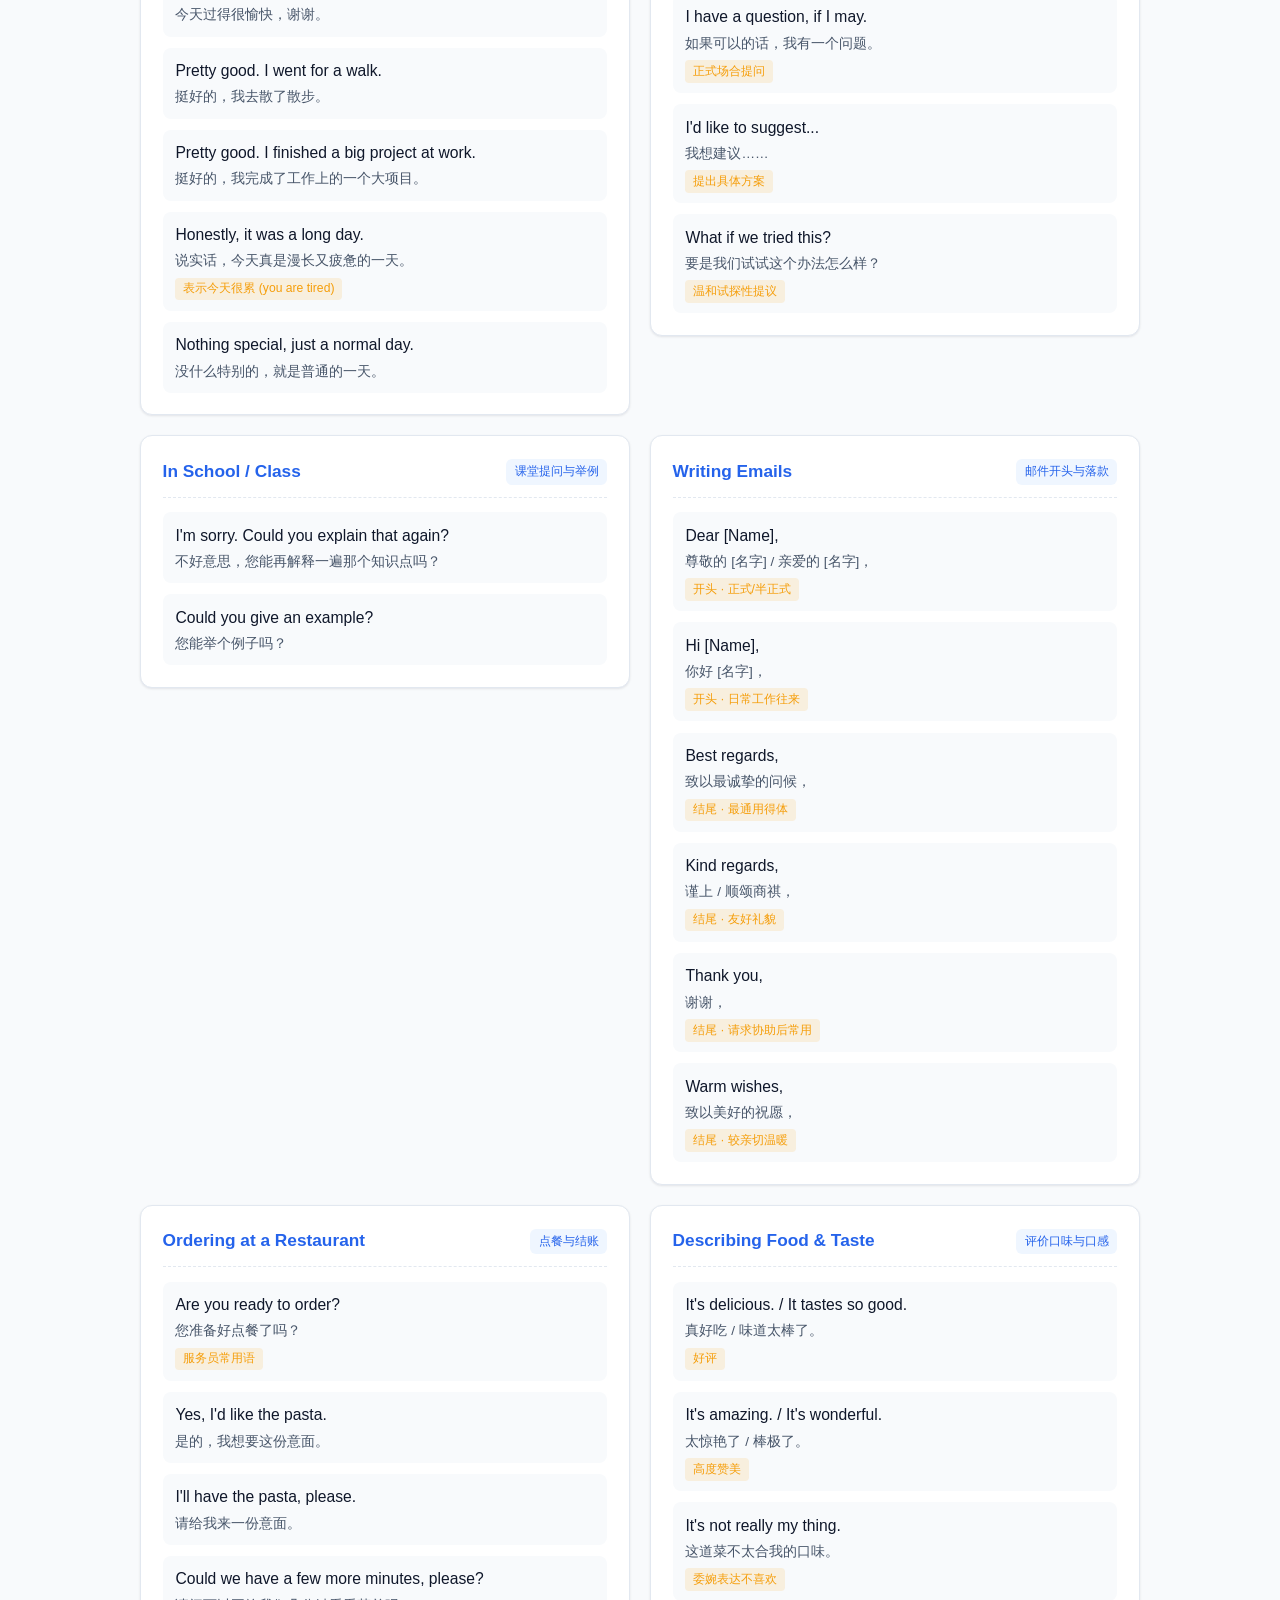
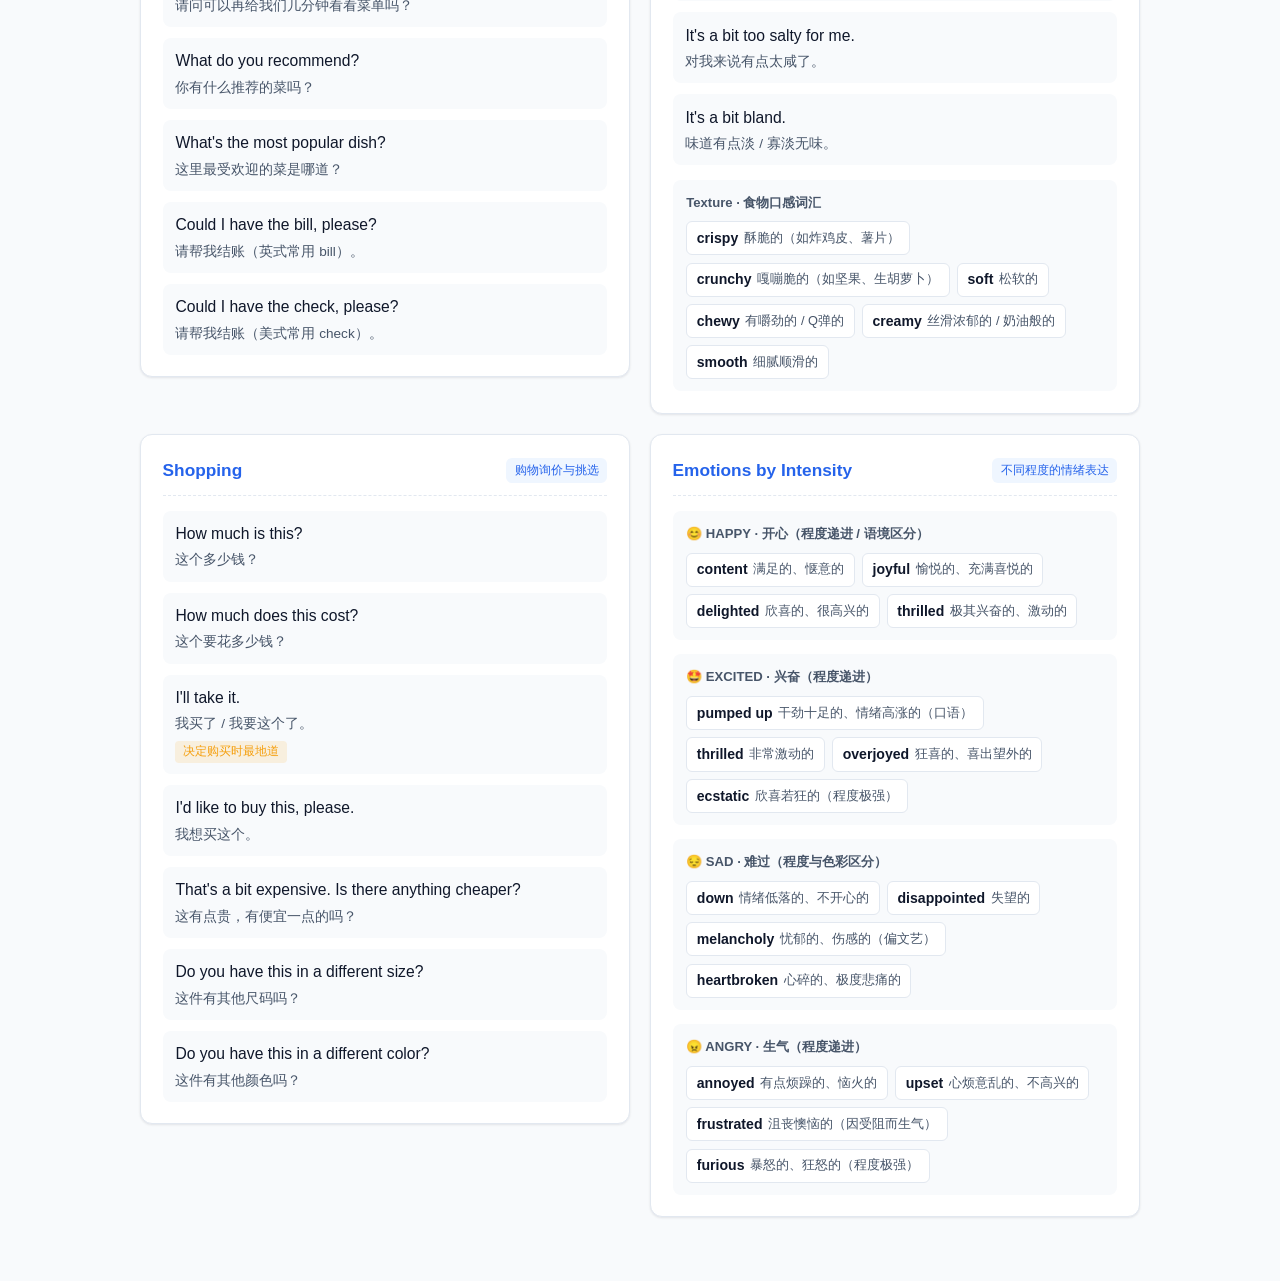
<file: youtube.html>
<!doctype html>
<html lang="zh-CN">
  <head>
    <meta charset="UTF-8" />
    <meta name="viewport" content="width=device-width, initial-scale=1.0" />
    <title>YouTube 教学视频笔记 | My English Notes</title>
    <link rel="icon" type="image/svg+xml" href="favicon.svg" />
    <link rel="stylesheet" href="style.css" />
  </head>
  <body>
    <header>
      <div class="container">
        <div class="top-nav">
          <a href="index.html" class="back-link">← 返回笔记索引</a>
          <div class="nav-links">
            <a href="youtube.html" class="nav-pill active">📺 YouTube 笔记</a>
            <a href="duolingo-quiz.html" class="nav-pill">🦉 Duolingo 习题</a>
            <a href="duolingo-talk.html" class="nav-pill">🗣️ Duolingo 对话</a>
          </div>
        </div>
        <div class="header-top">
          <div>
            <h1>📺 YouTube 教学视频笔记</h1>
            <div class="subtitle">
              Spoken English, Workplace &amp; Vocabulary
            </div>
          </div>
          <div class="search-box">
            <input
              type="text"
              id="searchInput"
              placeholder="搜索英文、中文或场景..."
            />
          </div>
        </div>
        <div class="filters" id="filterBar"></div>
      </div>
    </header>

    <main class="container">
      <div class="grid" id="notesGrid"></div>
      <div class="empty-state" id="emptyState">
        没有找到匹配的笔记，换个关键词试试吧。
      </div>
    </main>

    <script src="notes-renderer.js"></script>
    <script>
      const YOUTUBE_NOTES = [
        {
          category: "学习方法",
          title: "Sleep & Review Routine",
          tag: "Study Habits",
          type: "phrases",
          items: [
            {
              en: "1. Study English before you sleep for 15–30 minutes.",
              zh: "睡前学习英语 15 到 30 分钟。",
            },
            {
              en: "2. Listen to calm, clear English as you fall asleep.",
              zh: "入睡时听语速平稳、发音清晰的英语。",
            },
            {
              en: "3. Don't stress about understanding everything.",
              zh: "不要因为没听懂全部内容而焦虑。",
            },
            { en: "4. Repeat and review.", zh: "不断重复与回顾。" },
          ],
        },
        {
          category: "日常沟通",
          title: "Asking for Clarification",
          tag: "未听清 / 确认意思",
          type: "phrases",
          items: [
            { en: "What do you mean?", zh: "你是什么意思？" },
            { en: "I'm sorry, I don't understand.", zh: "抱歉，我没听明白。" },
            {
              en: "Could you say that again, please?",
              zh: "请问你能再说一遍吗？",
              note: "礼貌请求复述",
            },
          ],
        },
        {
          category: "日常沟通",
          title: "Agreeing & Disagreeing",
          tag: "赞同与委婉反驳",
          type: "phrases",
          items: [
            {
              en: "I agree with you.",
              zh: "我同意你的看法。",
              note: "AGREE · 赞同",
            },
            { en: "You're right.", zh: "你说得对。", note: "AGREE · 赞同" },
            {
              en: "That's a good point.",
              zh: "这个观点很有道理。",
              note: "AGREE · 赞同",
            },
            {
              en: "I'm not sure about that.",
              zh: "这一点我不太确定。",
              note: "DISAGREE · 委婉反对",
            },
            {
              en: "I see it differently.",
              zh: "我对此有不同的看法。",
              note: "DISAGREE · 委婉反对",
            },
            {
              en: "That's an interesting point, but...",
              zh: "这个角度很有意思，不过……",
              note: "DISAGREE · 先肯定后转折",
            },
          ],
        },
        {
          category: "日常寒暄",
          title: "How are you?",
          tag: "问候与回应",
          type: "phrases",
          items: [
            { en: "How are you?", zh: "你好吗？/ 最近怎么样？" },
            {
              en: "I'm fine, thank you, and you?",
              zh: "我很好，谢谢，你呢？",
              note: "标准礼貌回答",
            },
            {
              en: "I'm great, thanks. How about you?",
              zh: "我挺棒的，谢谢。你怎么样？",
              note: "更自然地道",
            },
            { en: "Not bad.", zh: "还不错。" },
            {
              en: "Could be better.",
              zh: "一般般吧（本可以更好的）。",
              note: "最近有点小状况/不太顺",
            },
          ],
        },
        {
          category: "日常寒暄",
          title: "How was your day?",
          tag: "聊聊今天过得怎样",
          type: "phrases",
          items: [
            { en: "How was your day?", zh: "你今天过得怎么样？" },
            { en: "It was a good day, thanks.", zh: "今天过得很愉快，谢谢。" },
            {
              en: "Pretty good. I went for a walk.",
              zh: "挺好的，我去散了散步。",
            },
            {
              en: "Pretty good. I finished a big project at work.",
              zh: "挺好的，我完成了工作上的一个大项目。",
            },
            {
              en: "Honestly, it was a long day.",
              zh: "说实话，今天真是漫长又疲惫的一天。",
              note: "表示今天很累 (you are tired)",
            },
            {
              en: "Nothing special, just a normal day.",
              zh: "没什么特别的，就是普通的一天。",
            },
          ],
        },
        {
          category: "职场与学习",
          title: "In a Meeting",
          tag: "会议插话与提建议",
          type: "phrases",
          items: [
            {
              en: "Could I say something?",
              zh: "我可以插句话/说两句吗？",
              note: "礼貌切入发言",
            },
            {
              en: "I have a question, if I may.",
              zh: "如果可以的话，我有一个问题。",
              note: "正式场合提问",
            },
            {
              en: "I'd like to suggest...",
              zh: "我想建议……",
              note: "提出具体方案",
            },
            {
              en: "What if we tried this?",
              zh: "要是我们试试这个办法怎么样？",
              note: "温和试探性提议",
            },
          ],
        },
        {
          category: "职场与学习",
          title: "In School / Class",
          tag: "课堂提问与举例",
          type: "phrases",
          items: [
            {
              en: "I'm sorry. Could you explain that again?",
              zh: "不好意思，您能再解释一遍那个知识点吗？",
            },
            { en: "Could you give an example?", zh: "您能举个例子吗？" },
          ],
        },
        {
          category: "职场与学习",
          title: "Writing Emails",
          tag: "邮件开头与落款",
          type: "phrases",
          items: [
            {
              en: "Dear [Name],",
              zh: "尊敬的 [名字] / 亲爱的 [名字]，",
              note: "开头 · 正式/半正式",
            },
            {
              en: "Hi [Name],",
              zh: "你好 [名字]，",
              note: "开头 · 日常工作往来",
            },
            {
              en: "Best regards,",
              zh: "致以最诚挚的问候，",
              note: "结尾 · 最通用得体",
            },
            {
              en: "Kind regards,",
              zh: "谨上 / 顺颂商祺，",
              note: "结尾 · 友好礼貌",
            },
            { en: "Thank you,", zh: "谢谢，", note: "结尾 · 请求协助后常用" },
            {
              en: "Warm wishes,",
              zh: "致以美好的祝愿，",
              note: "结尾 · 较亲切温暖",
            },
          ],
        },
        {
          category: "饮食与购物",
          title: "Ordering at a Restaurant",
          tag: "点餐与结账",
          type: "phrases",
          items: [
            {
              en: "Are you ready to order?",
              zh: "您准备好点餐了吗？",
              note: "服务员常用语",
            },
            { en: "Yes, I'd like the pasta.", zh: "是的，我想要这份意面。" },
            { en: "I'll have the pasta, please.", zh: "请给我来一份意面。" },
            {
              en: "Could we have a few more minutes, please?",
              zh: "请问可以再给我们几分钟看看菜单吗？",
            },
            { en: "What do you recommend?", zh: "你有什么推荐的菜吗？" },
            {
              en: "What's the most popular dish?",
              zh: "这里最受欢迎的菜是哪道？",
            },
            {
              en: "Could I have the bill, please?",
              zh: "请帮我结账（英式常用 bill）。",
            },
            {
              en: "Could I have the check, please?",
              zh: "请帮我结账（美式常用 check）。",
            },
          ],
        },
        {
          category: "饮食与购物",
          title: "Describing Food & Taste",
          tag: "评价口味与口感",
          type: "phrases",
          items: [
            {
              en: "It's delicious. / It tastes so good.",
              zh: "真好吃 / 味道太棒了。",
              note: "好评",
            },
            {
              en: "It's amazing. / It's wonderful.",
              zh: "太惊艳了 / 棒极了。",
              note: "高度赞美",
            },
            {
              en: "It's not really my thing.",
              zh: "这道菜不太合我的口味。",
              note: "委婉表达不喜欢",
            },
            { en: "It's a bit too salty for me.", zh: "对我来说有点太咸了。" },
            { en: "It's a bit bland.", zh: "味道有点淡 / 寡淡无味。" },
          ],
          vocabGroups: [
            {
              label: "Texture · 食物口感词汇",
              words: [
                { en: "crispy", zh: "酥脆的（如炸鸡皮、薯片）" },
                { en: "crunchy", zh: "嘎嘣脆的（如坚果、生胡萝卜）" },
                { en: "soft", zh: "松软的" },
                { en: "chewy", zh: "有嚼劲的 / Q弹的" },
                { en: "creamy", zh: "丝滑浓郁的 / 奶油般的" },
                { en: "smooth", zh: "细腻顺滑的" },
              ],
            },
          ],
        },
        {
          category: "饮食与购物",
          title: "Shopping",
          tag: "购物询价与挑选",
          type: "phrases",
          items: [
            { en: "How much is this?", zh: "这个多少钱？" },
            { en: "How much does this cost?", zh: "这个要花多少钱？" },
            {
              en: "I'll take it.",
              zh: "我买了 / 我要这个了。",
              note: "决定购买时最地道",
            },
            { en: "I'd like to buy this, please.", zh: "我想买这个。" },
            {
              en: "That's a bit expensive. Is there anything cheaper?",
              zh: "这有点贵，有便宜一点的吗？",
            },
            {
              en: "Do you have this in a different size?",
              zh: "这件有其他尺码吗？",
            },
            {
              en: "Do you have this in a different color?",
              zh: "这件有其他颜色吗？",
            },
          ],
        },
        {
          category: "情绪词汇",
          title: "Emotions by Intensity",
          tag: "不同程度的情绪表达",
          type: "vocab",
          vocabGroups: [
            {
              label: "😊 HAPPY · 开心（程度递进 / 语境区分）",
              words: [
                { en: "content", zh: "满足的、惬意的" },
                { en: "joyful", zh: "愉悦的、充满喜悦的" },
                { en: "delighted", zh: "欣喜的、很高兴的" },
                { en: "thrilled", zh: "极其兴奋的、激动的" },
              ],
            },
            {
              label: "🤩 EXCITED · 兴奋（程度递进）",
              words: [
                { en: "pumped up", zh: "干劲十足的、情绪高涨的（口语）" },
                { en: "thrilled", zh: "非常激动的" },
                { en: "overjoyed", zh: "狂喜的、喜出望外的" },
                { en: "ecstatic", zh: "欣喜若狂的（程度极强）" },
              ],
            },
            {
              label: "😔 SAD · 难过（程度与色彩区分）",
              words: [
                { en: "down", zh: "情绪低落的、不开心的" },
                { en: "disappointed", zh: "失望的" },
                { en: "melancholy", zh: "忧郁的、伤感的（偏文艺）" },
                { en: "heartbroken", zh: "心碎的、极度悲痛的" },
              ],
            },
            {
              label: "😠 ANGRY · 生气（程度递进）",
              words: [
                { en: "annoyed", zh: "有点烦躁的、恼火的" },
                { en: "upset", zh: "心烦意乱的、不高兴的" },
                { en: "frustrated", zh: "沮丧懊恼的（因受阻而生气）" },
                { en: "furious", zh: "暴怒的、狂怒的（程度极强）" },
              ],
            },
          ],
        },
      ];

      initNotesPage(YOUTUBE_NOTES);
    </script>
  </body>
</html>
</file>
<file: style.css>
:root {
  --bg: #f8fafc;
  --card-bg: #ffffff;
  --text-main: #0f172a;
  --text-sub: #475569;
  --text-muted: #94a3b8;
  --primary: #2563eb;
  --primary-light: #eff6ff;
  --border: #e2e8f0;
  --accent-green: #10b981;
  --accent-amber: #f59e0b;
  --accent-purple: #8b5cf6;
  --shadow:
    0 1px 3px rgba(15, 23, 42, 0.06), 0 1px 2px rgba(15, 23, 42, 0.04);
}

@media (prefers-color-scheme: dark) {
  :root {
    --bg: #0f172a;
    --card-bg: #1e293b;
    --text-main: #f1f5f9;
    --text-sub: #cbd5e1;
    --text-muted: #64748b;
    --primary: #60a5fa;
    --primary-light: rgba(59, 130, 246, 0.15);
    --border: #334155;
    --shadow: 0 1px 3px rgba(0, 0, 0, 0.3);
  }
}

* {
  box-sizing: border-box;
  margin: 0;
  padding: 0;
}

body {
  font-family:
    -apple-system, BlinkMacSystemFont, "Segoe UI", Roboto, "PingFang SC",
    "Microsoft YaHei", sans-serif;
  background-color: var(--bg);
  color: var(--text-main);
  line-height: 1.6;
  padding-bottom: 4rem;
}

header {
  background: var(--card-bg);
  border-bottom: 1px solid var(--border);
  padding: 1.5rem 1.25rem 1.15rem;
  position: sticky;
  top: 0;
  z-index: 10;
}

.container {
  max-width: 1040px;
  margin: 0 auto;
  padding: 0 1.25rem;
}

.top-nav {
  display: flex;
  align-items: center;
  justify-content: space-between;
  flex-wrap: wrap;
  gap: 0.75rem;
  margin-bottom: 0.85rem;
}

.back-link {
  display: inline-flex;
  align-items: center;
  gap: 0.35rem;
  color: var(--text-sub);
  text-decoration: none;
  font-size: 0.88rem;
  font-weight: 500;
  padding: 0.3rem 0.65rem;
  border-radius: 6px;
  border: 1px solid var(--border);
  background: var(--bg);
  transition: all 0.15s;
}

.back-link:hover {
  color: var(--primary);
  border-color: var(--primary);
  background: var(--primary-light);
}

.nav-links {
  display: flex;
  gap: 0.45rem;
  flex-wrap: wrap;
}

.nav-pill {
  color: var(--text-sub);
  text-decoration: none;
  font-size: 0.82rem;
  padding: 0.25rem 0.65rem;
  border-radius: 6px;
  transition: all 0.15s;
}

.nav-pill:hover {
  color: var(--primary);
  background: var(--primary-light);
}

.nav-pill.active {
  color: var(--primary);
  background: var(--primary-light);
  font-weight: 600;
}

.header-top {
  display: flex;
  flex-wrap: wrap;
  justify-content: space-between;
  align-items: center;
  gap: 1rem;
  margin-bottom: 1rem;
}

h1 {
  font-size: 1.45rem;
  font-weight: 700;
  letter-spacing: -0.02em;
}

.subtitle {
  font-size: 0.85rem;
  color: var(--text-sub);
}

.search-box {
  position: relative;
  width: 100%;
  max-width: 280px;
}

.search-box input {
  width: 100%;
  padding: 0.5rem 0.9rem;
  border: 1px solid var(--border);
  border-radius: 8px;
  background: var(--bg);
  color: var(--text-main);
  font-size: 0.9rem;
  outline: none;
  transition: border-color 0.2s;
}

.search-box input:focus {
  border-color: var(--primary);
}

.filters {
  display: flex;
  gap: 0.5rem;
  overflow-x: auto;
  padding-bottom: 0.25rem;
}

.filter-btn {
  border: 1px solid var(--border);
  background: var(--bg);
  color: var(--text-sub);
  padding: 0.35rem 0.85rem;
  border-radius: 999px;
  font-size: 0.85rem;
  cursor: pointer;
  white-space: nowrap;
  transition: all 0.15s;
}

.filter-btn:hover {
  border-color: var(--primary);
  color: var(--primary);
}

.filter-btn.active {
  background: var(--primary);
  border-color: var(--primary);
  color: #ffffff;
  font-weight: 500;
}

main {
  margin-top: 1.75rem;
}

.grid {
  display: grid;
  grid-template-columns: repeat(auto-fill, minmax(440px, 1fr));
  gap: 1.25rem;
  align-items: start;
}

@media (max-width: 520px) {
  .grid {
    grid-template-columns: 1fr;
  }
}

.card {
  background: var(--card-bg);
  border: 1px solid var(--border);
  border-radius: 12px;
  padding: 1.35rem;
  box-shadow: var(--shadow);
  display: flex;
  flex-direction: column;
  gap: 0.9rem;
}

.card-header {
  display: flex;
  justify-content: space-between;
  align-items: center;
  border-bottom: 1px dashed var(--border);
  padding-bottom: 0.7rem;
  gap: 0.5rem;
}

.card-title {
  font-size: 1.08rem;
  font-weight: 650;
  color: var(--primary);
}

.badge {
  font-size: 0.75rem;
  padding: 0.2rem 0.55rem;
  border-radius: 6px;
  background: var(--primary-light);
  color: var(--primary);
  font-weight: 500;
  white-space: nowrap;
}

.phrase-list {
  list-style: none;
  display: flex;
  flex-direction: column;
  gap: 0.7rem;
}

.phrase-item {
  padding: 0.65rem 0.8rem;
  border-radius: 8px;
  background: var(--bg);
}

.phrase-top {
  display: flex;
  justify-content: space-between;
  align-items: flex-start;
  gap: 0.5rem;
}

.en-text {
  font-size: 0.98rem;
  font-weight: 500;
  color: var(--text-main);
}

.zh-text {
  font-size: 0.85rem;
  color: var(--text-sub);
  margin-top: 0.2rem;
}

.note-tag {
  display: inline-block;
  margin-top: 0.35rem;
  font-size: 0.76rem;
  color: var(--accent-amber);
  background: rgba(245, 158, 11, 0.12);
  padding: 0.1rem 0.5rem;
  border-radius: 4px;
}

.vocab-group {
  background: var(--bg);
  border-radius: 8px;
  padding: 0.75rem 0.85rem;
}

.vocab-group-title {
  font-size: 0.82rem;
  font-weight: 600;
  color: var(--text-sub);
  margin-bottom: 0.55rem;
  display: flex;
  justify-content: space-between;
}

.word-pills {
  display: flex;
  flex-wrap: wrap;
  gap: 0.45rem;
}

.word-pill {
  display: inline-flex;
  align-items: center;
  gap: 0.35rem;
  background: var(--card-bg);
  border: 1px solid var(--border);
  padding: 0.3rem 0.6rem;
  border-radius: 6px;
  font-size: 0.88rem;
}

.word-pill strong {
  color: var(--text-main);
  font-weight: 600;
}

.word-pill span {
  color: var(--text-sub);
  font-size: 0.8rem;
}

.empty-state {
  text-align: center;
  padding: 3rem 1rem;
  color: var(--text-muted);
  display: none;
}

/* 首页索引卡片样式 */
.index-grid {
  display: grid;
  grid-template-columns: repeat(auto-fill, minmax(300px, 1fr));
  gap: 1.25rem;
  margin-top: 1.5rem;
}

.index-card {
  display: flex;
  flex-direction: column;
  justify-content: space-between;
  background: var(--card-bg);
  border: 1px solid var(--border);
  border-radius: 14px;
  padding: 1.5rem;
  text-decoration: none;
  color: inherit;
  box-shadow: var(--shadow);
  transition: transform 0.15s ease, border-color 0.15s ease, box-shadow 0.15s ease;
}

.index-card:hover {
  transform: translateY(-2px);
  border-color: var(--primary);
  box-shadow: 0 6px 16px rgba(37, 99, 235, 0.1);
}

.index-card-icon {
  font-size: 2rem;
  margin-bottom: 0.75rem;
}

.index-card-title {
  font-size: 1.2rem;
  font-weight: 700;
  color: var(--text-main);
  margin-bottom: 0.4rem;
}

.index-card-desc {
  font-size: 0.9rem;
  color: var(--text-sub);
  margin-bottom: 1.25rem;
}

.index-card-tags {
  display: flex;
  flex-wrap: wrap;
  gap: 0.4rem;
  margin-bottom: 1.25rem;
}

.index-tag {
  font-size: 0.76rem;
  padding: 0.15rem 0.55rem;
  border-radius: 6px;
  background: var(--bg);
  border: 1px solid var(--border);
  color: var(--text-sub);
}

.index-card-footer {
  display: flex;
  justify-content: space-between;
  align-items: center;
  padding-top: 0.85rem;
  border-top: 1px dashed var(--border);
  font-size: 0.85rem;
  font-weight: 600;
  color: var(--primary);
}
</file>
